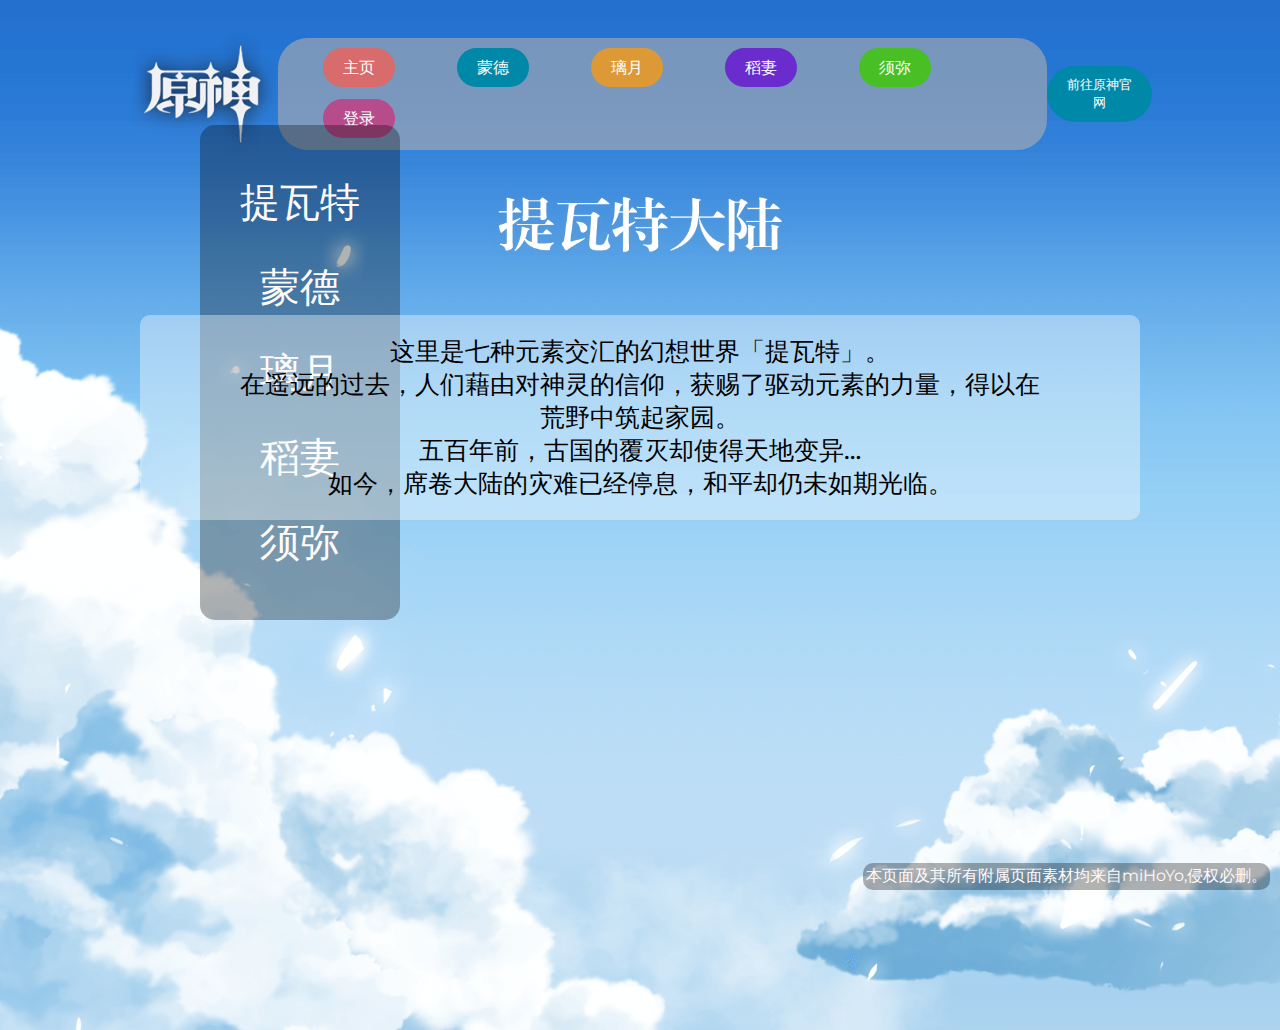
<file: index.html>
<!DOCTYPE html>
<html lang="en" xmlns="http://www.w3.org/1999/html">
<head>
    <meta charset="UTF-8">
    <title>欢迎来到原神!</title>
  <link href="index.css" type="text/css" rel="stylesheet">
    <style>
        body{
            /*background: url("./imgs/提瓦特大陆.png");*/
            /*background-repeat: no-repeat;*/
            /*background-position: center;*/
            font-family: 'Montserrat', sans-serif;
            box-sizing: border-box;
            margin: 0;
            padding: 0;
            list-style: none;
            /*animation: tolarge 0.5s ease;*/
            min-height: 90vh;
            background-size: 100%;
            overflow: hidden;
            align-items: center;
            }
    </style>
</head>
<body>
    <img class="backgroundimg a-img" src="./imgs/提瓦特大陆.png">
    <img class="backgroundimg" src="./imgs/蒙德城.jpg">
    <img class="backgroundimg" src="./imgs/璃月港.jpg">
    <img class="backgroundimg" src="./imgs/稻妻城.jpg">
    <img class="backgroundimg" src="./imgs/须弥城.jpg">
    <header>
        <img class="ico" alt="" src="./imgs/原神图标.png">
        <div class="zhuti">
             <div class="daohanglan">
                 <li><a href="index.html" class="zy">主页</a></li>
                 <li><a href="md.html" class="md">蒙德</a></li>
                 <li><a href="ly.html" class="ly">璃月</a></li>
                 <li><a href="dq.html" class="dq">稻妻</a></li>
                 <li><a href="xm.html" class="xm">须弥</a></li>
                 <li><a href="dl.html" class="denglu">登录</a></li>
            </div>
        </div>
        <a href="https://ys.mihoyo.com/" ><button>前往原神官网</button></a>
    </header>
    <div class="choosecity">
<!--        <li><button class="city" onclick="showReview()">提瓦特</button></li>-->
<!--        <li><button class="city" onclick="showReview()">蒙德</button></li>-->
        <li class="city" onclick="showReview(),changeimgtwt()">提瓦特</li>
        <li class="city" onclick="showReview(),changeimgmd()">蒙德</li>
        <li class="city" onclick="showReview(),changeimgly()">璃月</li>
        <li class="city" onclick="showReview(),changeimgdq()">稻妻</li>
        <li class="city" onclick="showReview(),changeimgxm()">须弥</li>
    </div>
    <div class="zypage">
        <div class="description active-des">
            <img src="./imgs/提瓦特大陆名字.png">
            <li class="ysdescription"><a>
                这里是七种元素交汇的幻想世界「提瓦特」。
                <br>
                在遥远的过去，人们藉由对神灵的信仰，获赐了驱动元素的力量，得以在荒野中筑起家园。
                <br>
                五百年前，古国的覆灭却使得天地变异…
                <br>
                如今，席卷大陆的灾难已经停息，和平却仍未如期光临。</a>
            </li>
        </div>
        <div class="description mdc">
            <img src="./imgs/蒙德.png">
            <li class="ysdescription">
                <a class="cityname">蒙德<br></a>
                <a>
                位于提瓦特大陆东北部的自由城邦。<br>
群山和广袤的平原间，自由之风携着蒲公英的气息吹拂过果酒湖，为坐落于湖心岛上的蒙德城送去风神巴巴托斯的祝福与恩泽。<br>
                如今，席卷大陆的灾难已经停息，和平却仍未如期光临。</a>
            </li>
        </div>
        <div class="description">
            <img src="./imgs/璃月.png">
            <li class="ysdescription">
                <a class="cityname">璃月<br></a>
                <a>
                位于提瓦特大陆东方的富饶港湾。<br>
傲然矗立的山麓与石林、广袤的平原与生机勃勃的河滩共同构成了璃月的丰富地貌，在四季分明的气候下焕发出多彩的风华。山石奇景间，又埋藏了多少<br>岩之魔神的古老馈赠等待着人们发掘呢？</a>
            </li>
        </div>
        <div class="description">
            <img src="./imgs/稻妻.png">
            <li class="ysdescription">
                <a class="cityname">稻妻<br></a>
                <a>
                位于提瓦特大陆远东的封闭群岛。<br>
越过无尽的雷暴，踏上红枫与绯樱眷顾的诸岛，在环绕的砂堤、高耸的断崖与幽秘的山林之中，见证御建鸣神主尊大御所大人所追寻的永恒。</a>
            </li>
        </div>
        <div class="description">
            <img src="./imgs/须弥.png">
            <li class="ysdescription">
                <a class="cityname">须弥<br></a>
                <a>
                位于提瓦特大陆中西部的学城之都。<br>
同时拥有葱郁雨林与荒芜沙土的奇异国度，无数智慧的果实在这里生长、埋葬。无论是穿越丛林踏上学城的台阶，还是深入沙漠挖掘赤土的遗迹，远道而来的旅者都可以在此获取宝贵的智识。</a>
            </li>
        </div>
    </div>
    <a class="footer">本页面及其所有附属页面素材均来自miHoYo,侵权必删。</a>
<script>
        // let cs=document.getElementsByClassName("c")
        let cities=document.getElementsByClassName("city")
        let dess=document.getElementsByClassName("description")
        let bgis=document.getElementsByClassName("backgroundimg")
    function showReview(){
        // for(lpic of lpics){
        //     lpic.classList.remove("active-pic")
        // }
        for(bgi of bgis){
            bgi.classList.remove("a-img")
        }
        for(des of dess){
            des.classList.remove("active-des")
        }
        let i=Array.from(cities).indexOf(event.target)
        // lpics[i].classList.add("active-pic")
        dess[i].classList.add("active-des")
        bgis[i].classList.add("a-img")
    }

    function changeimgtwt(){
            document.body.style.background = "url(./imgs/提瓦特大陆.png)";
            document.body.style.backgroundSize = "120%"
    }
    function changeimgmd(){
            document.body.style.background = "url(./imgs/蒙德城.jpg)";
    }
    function changeimgly(){
            document.body.style.background = "url(./imgs/璃月港.jpg)";
    }
    function changeimgdq(){
            document.body.style.background = "url(./imgs/稻妻城.jpg)";
    }
    function changeimgxm(){
            document.body.style.background = "url(./imgs/须弥城.jpg)";

    }
    </script>
</body>
</html>
</file>
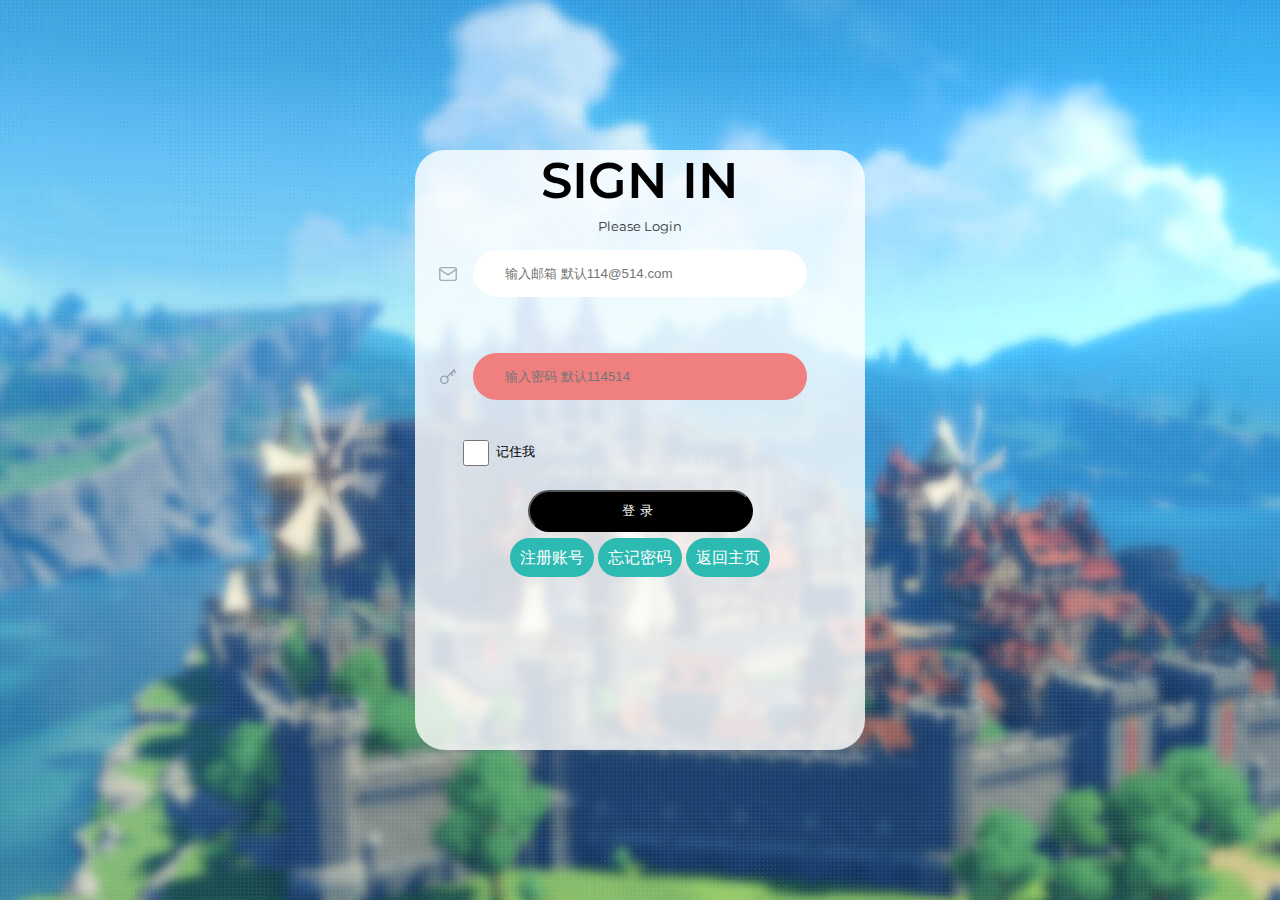
<file: dl.html>
<!DOCTYPE html>
<html lang="en">
<head>
    <meta charset="UTF-8">
    <title>login</title>
    <link href="dl.css" type="text/css" rel="stylesheet">
    <link href="index.css" type="text/css" rel="stylesheet">
<!--    <meta http-equiv="refresh" content="1">-->
</head>
<body>
    <div class="login-card-container">
        <div class="login-card b-img">
            <div class="login-card-header">
                <h1>Sign in</h1>
                <div>Please Login</div>
                <div>
                    <form class="login-card-form">
                        <div class="form-item">
                            <span class="ico">
                                <svg xmlns="http://www.w3.org/2000/svg" class="icon icon-tabler icon-tabler-mail" width="22" height="22" viewBox="0 0 24 24" stroke-width="1.5" stroke="#2c3e50" fill="none" stroke-linecap="round" stroke-linejoin="round">
  <path stroke="none" d="M0 0h24v24H0z" fill="none"/>
  <rect x="3" y="5" width="18" height="14" rx="2" />
  <polyline points="3 7 12 13 21 7" />
</svg>
                            </span>
                            <input type="text" id="username" placeholder="输入邮箱 默认114@514.com" required autofocus>
                        </div>
                        <div class="form-item">
                            <span class="ico">
                                <svg xmlns="http://www.w3.org/2000/svg" class="icon icon-tabler icon-tabler-key" width="22" height="22" viewBox="0 0 24 24" stroke-width="1.5" stroke="#2c3e50" fill="none" stroke-linecap="round" stroke-linejoin="round">
  <path stroke="none" d="M0 0h24v24H0z" fill="none"/>
  <circle cx="8" cy="15" r="4" />
  <line x1="10.85" y1="12.15" x2="19" y2="4" />
  <line x1="18" y1="5" x2="20" y2="7" />
  <line x1="15" y1="8" x2="17" y2="10" />
</svg>
                            </span>
                            <input type="password" id="passwd"  placeholder="输入密码 默认114514" required>
                        </div>
                        <div class="form-item-other">
                            <div class="cheakbox">
                            <input type="checkbox" id="rememberpassword">
                            <label for="rememberpassword">记住我 </label>
                        </div>
                        </div>
                    </form>
                    <input type="button" value="登录" onclick="login()">
                    <script type="text/javascript">
			let accountAll = [{ // 存储账户json数据的数组
					username: '114@514.com',
					passwd: '114514'
				}
			]
			function login() { //登陆判断
				let username = document.getElementById('username').value;
				let passwd = document.getElementById('passwd').value;
				let account = accountAll.filter(function(e) {
					return e.username == username
				})[0]; // 筛选账号返回数组，不存在则返回空数组
				if (!account) {
					alert('账户不存在');
				} else {
					if (account.username == username && account.passwd == passwd) {
						alert('登陆成功');
						window.location.href="zy.html"
					} else {
						alert('密码错误');
					}
				}
			}
			function doClear() { //获取页面所有的input框，是text和password框，内容=空串
				let inputs = document.getElementsByTagName("input");
				for (let i = 0; i < inputs.length; i++) {
					if (inputs[i].type == 'text' || inputs[i].type == 'password') {
						inputs[i].value = '';
					}
				}
			}
			//给清除按钮增加onclick事件
			let btnClear = document.getElementById('btnClear');
			btnClear.addEventListener('click', function() {
				doClear();
			});
		</script>
                    <div class="login-card-footer">
                        <a href="zhuce.html" target="_blank">注册账号</a>
                        <a href="wangji.html" target="_blank">忘记密码</a>
                        <a href="index.html">返回主页</a>
                    </div>
                </div>
            </div>
        </div>
    </div>
</body>
</html>
</file>
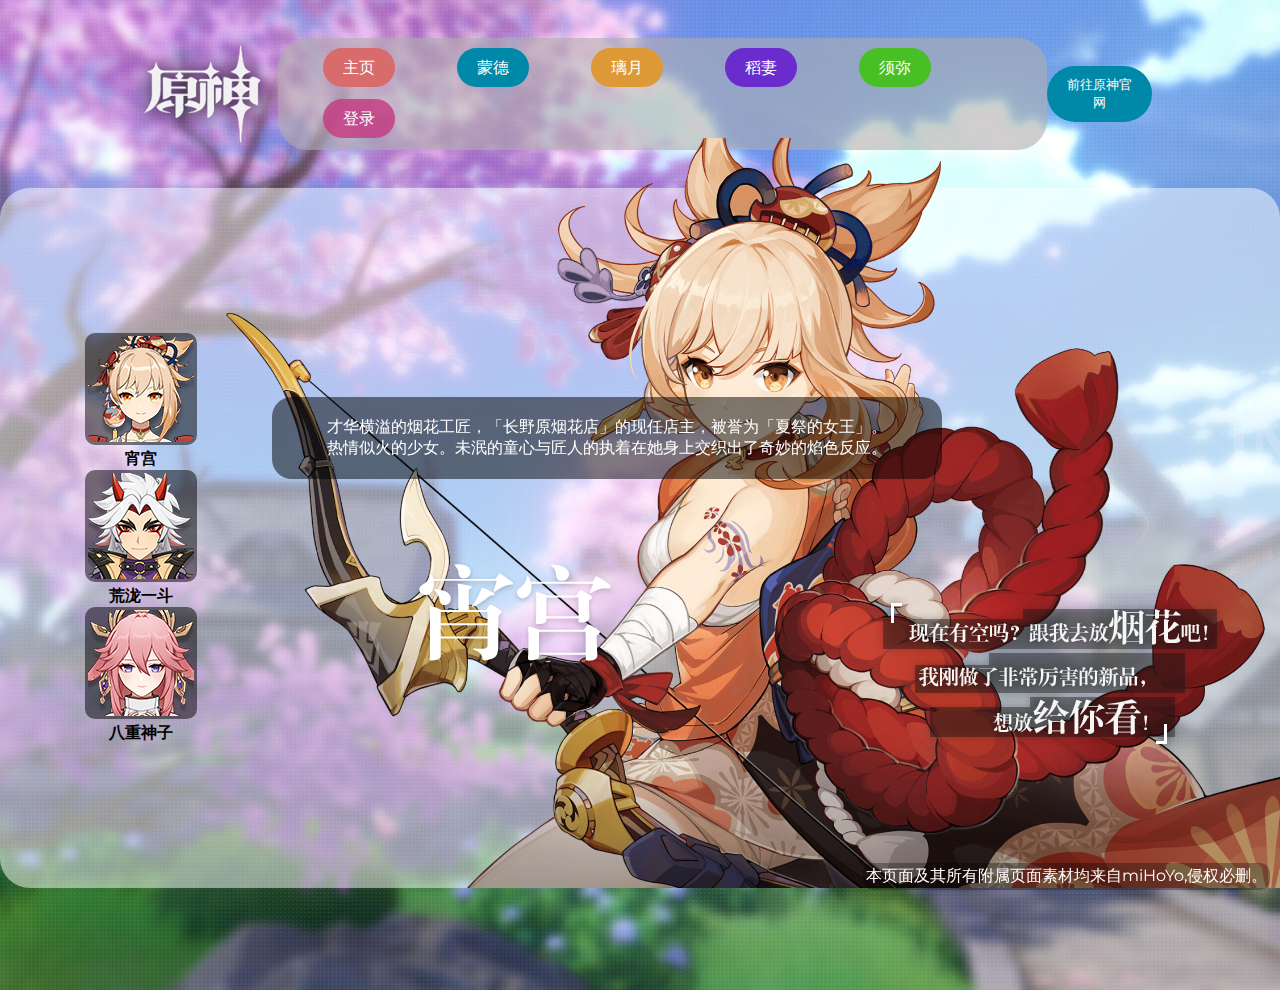
<file: dq.html>
<!DOCTYPE html>
<html lang="en" xmlns="http://www.w3.org/1999/html">
<head>
    <meta charset="UTF-8">
    <title>欢迎来到原神!</title>
    <link href="index.css" type="text/css" rel="stylesheet">
    <style>
        body {
            /*background-image: url("./imgs/稻妻城.jpg");*/
            /*background-color:white;*/
            /*background-repeat: no-repeat;*/
            /*background-position: center;*/
            background-size: 100%;
            font-family: 'Montserrat', sans-serif;
            min-height: 90vh;
            box-sizing: border-box;
            margin: 0;
            padding: 0;
            list-style: none;
        }
    </style>
</head>
<body>
<header>
    <img class="backgroundimg a-img" src="./imgs/稻妻城.jpg">
    <img class="ico" alt="" src="./imgs/原神图标.png">
    <div class="zhuti">
        <div class="daohanglan">
            <li><a href="index.html" class="zy">主页</a></li>
            <li><a href="md.html" class="md">蒙德</a></li>
            <li><a href="ly.html" class="ly">璃月</a></li>
            <li><a href="dq.html" class="dq">稻妻</a></li>
            <li><a href="xm.html" class="xm">须弥</a></li>
            <li><a href="dl.html" class="denglu">登录</a></li>
        </div>
    </div>
    <a href="https://ys.mihoyo.com/">
        <button>前往原神官网</button>
    </a>
</header>
<div class="index">
    <div class="renwu">
        <img class="c" onclick="showReview()" src="./imgs/宵宫大头照.png"><br><a>宵宫</a><br>
        <img class="c" onclick="showReview()" src="./imgs/hlyddtz.png"><br><a>荒泷一斗</a><br>
        <img class="c" onclick="showReview()" src="./imgs/bcszdtz.png"><br><a>八重神子</a><br>
    </div>
    <div class="lihui">
        <img class="l active-pic" src="./imgs/xglh.png">
        <img class="l" src="./imgs/hlydlh.png">
        <img class="l" src="./imgs/bcszlh.png">
    </div>
    <div class="name">
        <img class="n active-name" src="./imgs/mzxg.png">
        <img class="n" src="./imgs/mzhlyd.png">
        <img class="n" src="./imgs/mzbcsz.png">
    </div>
    <div class="cd">
        <div class="cdd active-cdd">
            <p>才华横溢的烟花工匠，「长野原烟花店」的现任店主，被誉为「夏祭的女王」。</p>
            <p>热情似火的少女。未泯的童心与匠人的执着在她身上交织出了奇妙的焰色反应。</p>
        </div>
        <div class="cdd">
            <p>鬼族后裔，性格豪爽热血的快意男儿。<br>
                如风一般迅猛，也如雷一般夺目。</p>
        </div>
        <div class="cdd">
            <p>掌管鸣神大社的大巫女、狐之血脉的延续者、「永恒」的眷属与友人，以及，轻小说出版社「八重堂」的恐怖总编…<br>
                有着多重身份的神秘宫司，凡人们或许永远无法了解她的真面目与真心。</p>
        </div>
    </div>
    <div class="cd-img">
        <img class="cdi active-cdi" src="./imgs/jsxg.png">
        <img class="cdi" src="./imgs/jshlyd.png">
        <img class="cdi" src="./imgs/jsbcsz.png">
    </div>
    <a class="footer">本页面及其所有附属页面素材均来自miHoYo,侵权必删。</a>
</div>
<script>
    let cs = document.getElementsByClassName("c")
    let lpics = document.getElementsByClassName("l")
    let cds = document.getElementsByClassName("cdd")
    let cdimgs = document.getElementsByClassName("cdi")
    let names = document.getElementsByClassName("n")

    function showReview() {
        for (lpic of lpics) {
            lpic.classList.remove("active-pic")
        }
        for (cd of cds) {
            cd.classList.remove("active-cdd")
        }
        for (cdi of cdimgs) {
            cdi.classList.remove("active-cdi")
        }
        for (n of names) {
            n.classList.remove("active-name")
        }
        let i = Array.from(cs).indexOf(event.target)
        lpics[i].classList.add("active-pic")
        cds[i].classList.add("active-cdd")
        cdimgs[i].classList.add("active-cdi")
        names[i].classList.add('active-name')
    }
</script>
</body>
</html>
</file>
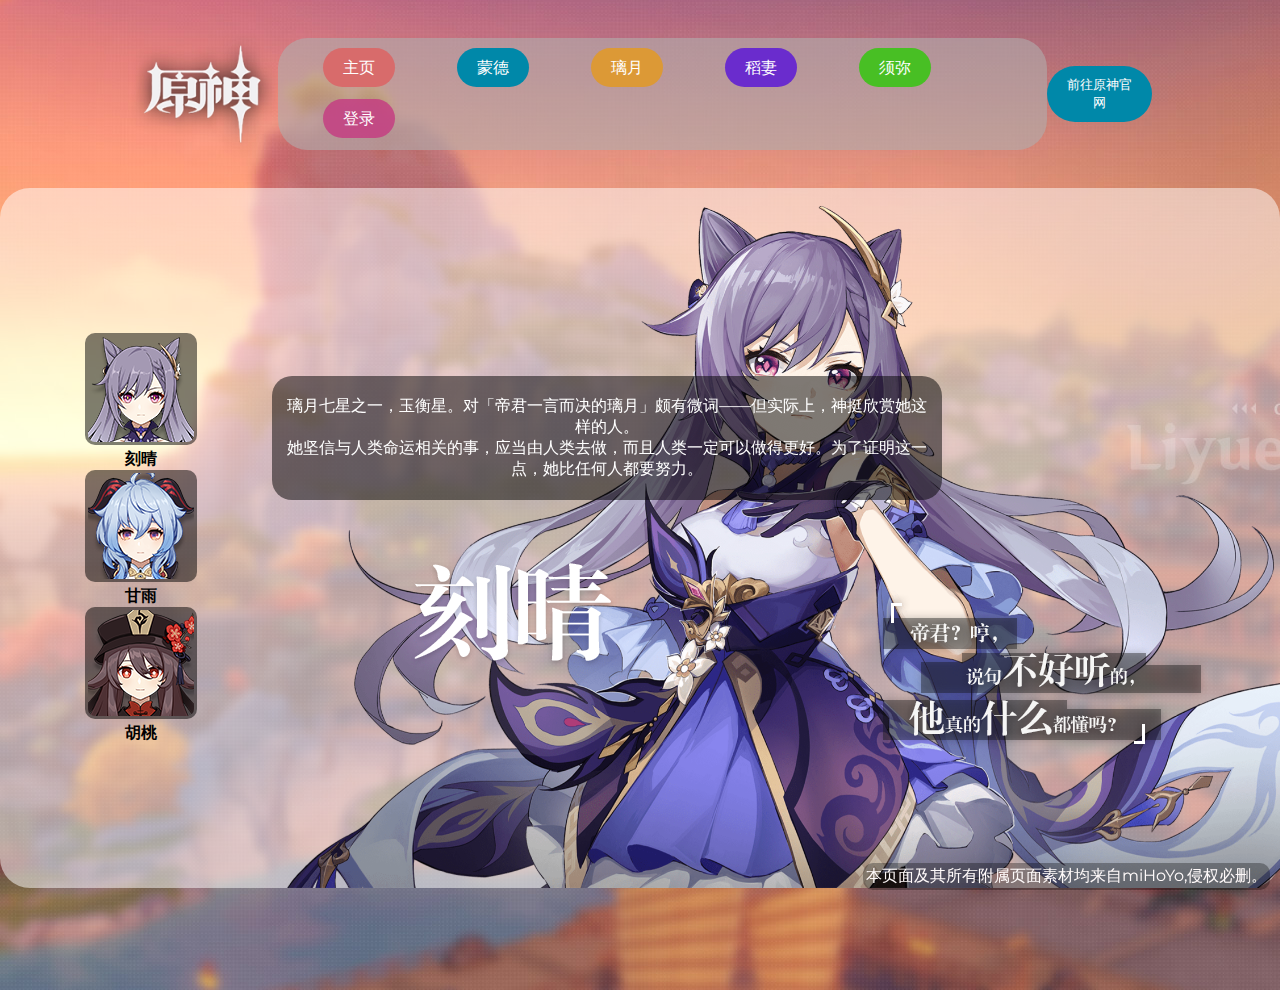
<file: ly.html>
<!DOCTYPE html>
<html lang="en" xmlns="http://www.w3.org/1999/html">
<head>
    <meta charset="UTF-8">
    <title>欢迎来到原神!</title>
    <link href="index.css" type="text/css" rel="stylesheet">
    <style>
        body {
            /*background-image: url("./imgs/璃月港.jpg");*/
            /*background-color:white;*/
            /*background-repeat: no-repeat;*/
            /*background-position: center;*/
            /*background-size: 100%;*/
            font-family: 'Montserrat', sans-serif;
            min-height: 90vh;
            box-sizing: border-box;
            margin: 0;
            padding: 0;
            list-style: none;
        }
    </style>
</head>
<body>
<header>
    <img class="backgroundimg a-img" src="./imgs/璃月港.jpg">
    <img class="ico" alt="" src="./imgs/原神图标.png">
    <div class="zhuti">
        <div class="daohanglan">
            <li><a href="index.html" class="zy">主页</a></li>
            <li><a href="md.html" class="md">蒙德</a></li>
            <li><a href="ly.html" class="ly">璃月</a></li>
            <li><a href="dq.html" class="dq">稻妻</a></li>
            <li><a href="xm.html" class="xm">须弥</a></li>
            <li><a href="dl.html" class="denglu">登录</a></li>
        </div>
    </div>
    <a href="https://ys.mihoyo.com/">
        <button>前往原神官网</button>
    </a>
</header>
<div class="index">
    <div class="renwu">
        <img class="c" onclick="showReview()" src="./imgs/刻晴大头照.png"><br><a>刻晴</a><br>
        <img class="c" onclick="showReview()" src="./imgs/甘雨大头照.png"><br><a>甘雨</a><br>
        <img class="c" onclick="showReview()" src="./imgs/胡桃大头照.png"><br><a>胡桃</a><br>
    </div>
    <div class="lihui">
        <img class="l active-pic" src="./imgs/刻晴立绘.png">
        <img class="l" src="./imgs/甘雨立绘.png">
        <img class="l" src="./imgs/胡桃立绘.png">
    </div>
    <div class="name">
        <img class="n active-name" src="./imgs/刻晴名字.png">
        <img class="n" src="./imgs/甘雨名字.png">
        <img class="n" src="./imgs/胡桃名字.png">
    </div>
    <div class="cd">
        <div class="cdd active-cdd">
            <p>璃月七星之一，玉衡星。对「帝君一言而决的璃月」颇有微词——但实际上，神挺欣赏她这样的人。</p>
            <p>她坚信与人类命运相关的事，应当由人类去做，而且人类一定可以做得更好。为了证明这一点，她比任何人都要努力。</p>

        </div>
        <div class="cdd">
            <p>璃月七星的秘书，体内流淌着人类与仙兽的血脉。</p>
            <p>天性优雅娴静，但仙兽「麒麟」温柔的性情与坚定毅重的工作态度毫无冲突。</p>
            <p>毕竟，甘雨坚信自己所做的一切工作都是为了践行与帝君的契约，谋求璃月众生的最大福祉。</p>
        </div>
        <div class="cdd">
            <p>胡桃——「往生堂」第七十七代堂主，掌控着璃月葬仪事务的重要人物。</p>
            <p>尽心尽力地为人们完成送别之仪，维护着世间阴阳平衡之道。</p>
            <p>除此以外还是个神奇打油诗人，诸多「杰作」被璃月人口口相传。</p>
        </div>
    </div>
    <div class="cd-img">
        <img class="cdi active-cdi" src="./imgs/刻晴介绍.png">
        <img class="cdi" src="./imgs/甘雨介绍.png">
        <img class="cdi" src="./imgs/胡桃介绍.png">
    </div>
    <a class="footer">本页面及其所有附属页面素材均来自miHoYo,侵权必删。</a>
</div>
<script>
    let cs = document.getElementsByClassName("c")
    let lpics = document.getElementsByClassName("l")
    let cds = document.getElementsByClassName("cdd")
    let cdimgs = document.getElementsByClassName("cdi")
    let names = document.getElementsByClassName("n")

    function showReview() {
        for (lpic of lpics) {
            lpic.classList.remove("active-pic")
        }
        for (cd of cds) {
            cd.classList.remove("active-cdd")
        }
        for (cdi of cdimgs) {
            cdi.classList.remove("active-cdi")
        }
        for (n of names) {
            n.classList.remove("active-name")
        }
        let i = Array.from(cs).indexOf(event.target)
        lpics[i].classList.add("active-pic")
        cds[i].classList.add("active-cdd")
        cdimgs[i].classList.add("active-cdi")
        names[i].classList.add('active-name')
    }
</script>
</body>
</html>
</file>
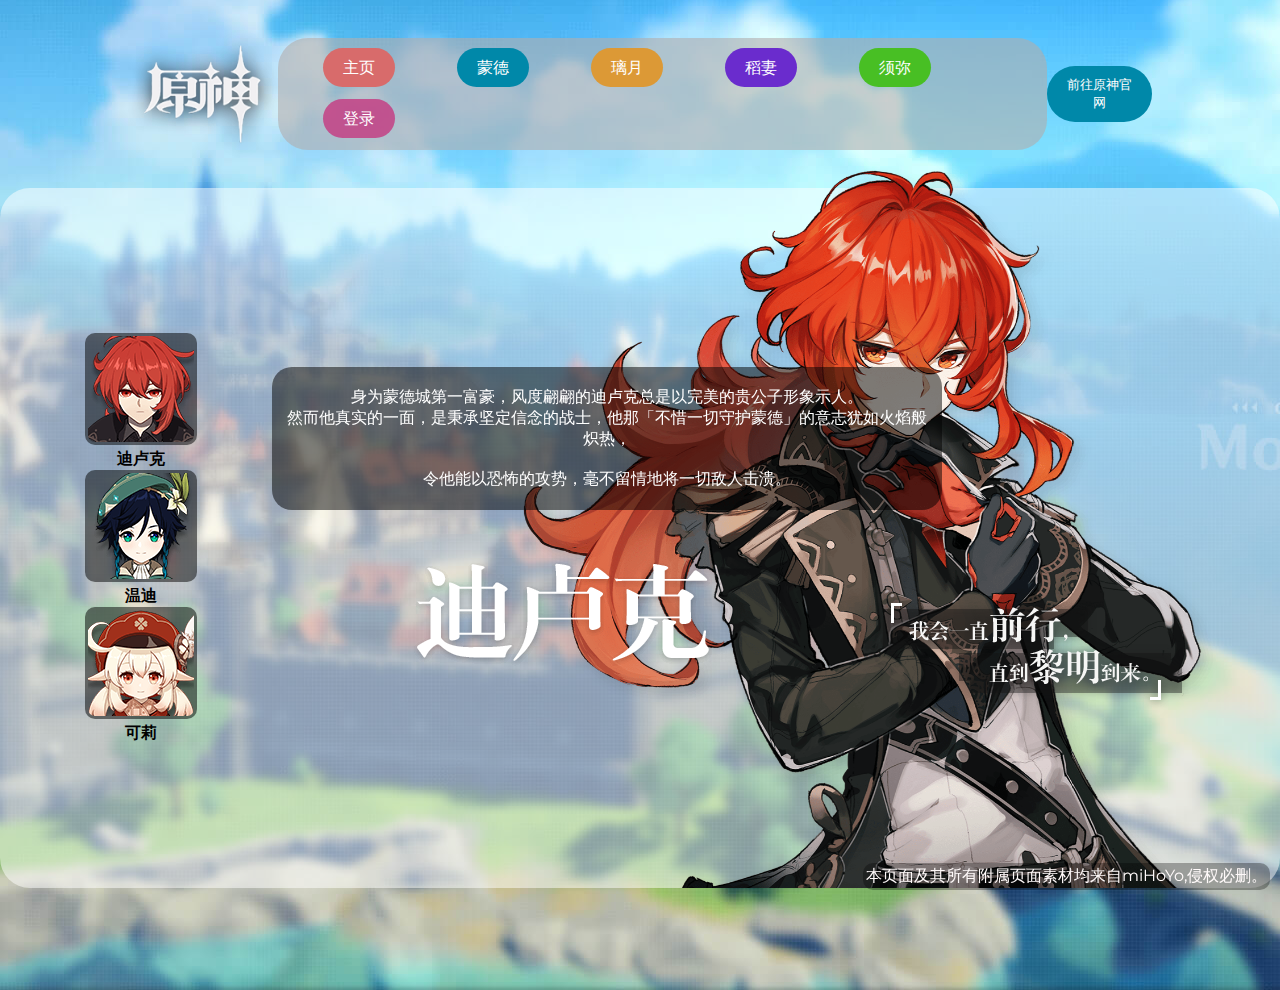
<file: md.html>
<!DOCTYPE html>
<html lang="en" xmlns="http://www.w3.org/1999/html">
<head>
    <meta charset="UTF-8">
    <title>欢迎来到原神!</title>
  <link href="index.css" type="text/css" rel="stylesheet">
    <style>
        body{
            /*background-image: url("./imgs/蒙德城.jpg");*/
            /*background-color:white;*/
            /*background-repeat: no-repeat;*/
            /*background-position: center;*/
            /*background-size: 100%;*/
            font-family: 'Montserrat', sans-serif;
            min-height: 90vh;
            box-sizing: border-box;
            margin: 0;
            padding: 0;
            list-style: none;
            }
    </style>
</head>
<body>
    <header>
        <img class="backgroundimg a-img" src="./imgs/蒙德城.jpg">
        <img class="ico" alt="" src="./imgs/原神图标.png">
        <div class="zhuti">
             <div class="daohanglan">
                 <li><a href="index.html" class="zy">主页</a></li>
                 <li><a href="md.html" class="md">蒙德</a></li>
                 <li><a href="ly.html" class="ly">璃月</a></li>
                 <li><a href="dq.html" class="dq">稻妻</a></li>
                 <li><a href="xm.html" class="xm">须弥</a></li>
                 <li><a href="dl.html" class="denglu">登录</a></li>
            </div>
        </div>
        <a href="https://ys.mihoyo.com/" ><button>前往原神官网</button></a>
    </header>
    <div class="index">
        <div class="renwu">
            <img class="c" onclick="showReview()" src="./imgs/迪卢克大头照.png"><br><a>迪卢克</a><br>
            <img class="c" onclick="showReview()" src="./imgs/温迪大头照.png"><br><a>温迪</a><br>
            <img class="c" onclick="showReview()" src="./imgs/可莉大头照.png"><br><a>可莉</a><br>
        </div>
        <div class="lihui">
            <img class="l active-pic" src="./imgs/迪卢克立绘.png">
            <img class="l" src="./imgs/温迪立绘.png">
            <img class="l" src="./imgs/可莉立绘.png">
        </div>
        <div class="name">
            <img class="n active-name" src="./imgs/迪卢克名字.png">
            <img class="n" src="./imgs/温迪名字.png">
            <img class="n" src="./imgs/可莉名字.png">
        </div>
        <div class="cd">
            <div class="cdd active-cdd" >
                <p>身为蒙德城第一富豪，风度翩翩的迪卢克总是以完美的贵公子形象示人。</p>
                <p>然而他真实的一面，是秉承坚定信念的战士，他那「不惜一切守护蒙德」的意志犹如火焰般炽热，
                    <br></br>令他能以恐怖的攻势，毫不留情地将一切敌人击溃。</p>

            </div>
            <div class="cdd" >
                <p>来路不明的吟游诗人，有时唱一些老掉牙的旧诗，有时又会唱出谁也没听过的新歌。</p>
                <p>喜欢苹果和热闹的气氛，讨厌奶酪和一切黏糊糊的物质。</p>
                <p>在引导「风」的元素力时，元素的塑形往往外显为羽毛，因为他很中意看上去轻飘飘的东西。</p>
            </div>
            <div class="cdd" >
                <p>西风骑士团，火花骑士！永远伴随闪光与爆炸出现！                            </p>
                <p>——然后在琴团长严厉的目光注视下默默消失。                                  </p>
                <p>虽然新炸药的配方，很多都是在被关禁闭的时候想出来的……                          </p>
                <p>
但如果不被关禁闭的话，就更好了。</p>
            </div>
        </div>
        <div class="cd-img">
            <img class="cdi active-cdi"src="./imgs/迪卢克介绍.png">
            <img class="cdi"src="./imgs/温迪介绍.png">
            <img class="cdi"src="./imgs/可莉介绍.png">
        </div>
    </div>
    <a class="footer">本页面及其所有附属页面素材均来自miHoYo,侵权必删。</a>
    <script>
        let cs=document.getElementsByClassName("c")
        let lpics=document.getElementsByClassName("l")
        let cds=document.getElementsByClassName("cdd")
        let cdimgs=document.getElementsByClassName("cdi")
        let names=document.getElementsByClassName("n")
    function showReview(){
        for(lpic of lpics){
            lpic.classList.remove("active-pic")
        }
        for(cd of cds)
        {
            cd.classList.remove("active-cdd")
        }
        for(cdi of cdimgs)
        {
            cdi.classList.remove("active-cdi")
        }
        for(n of names)
        {
            n.classList.remove("active-name")
        }
        let i=Array.from(cs).indexOf(event.target)
        lpics[i].classList.add("active-pic")
        cds[i].classList.add("active-cdd")
        cdimgs[i].classList.add("active-cdi")
        names[i].classList.add('active-name')
    }
    </script>
</body>
</html>
</file>
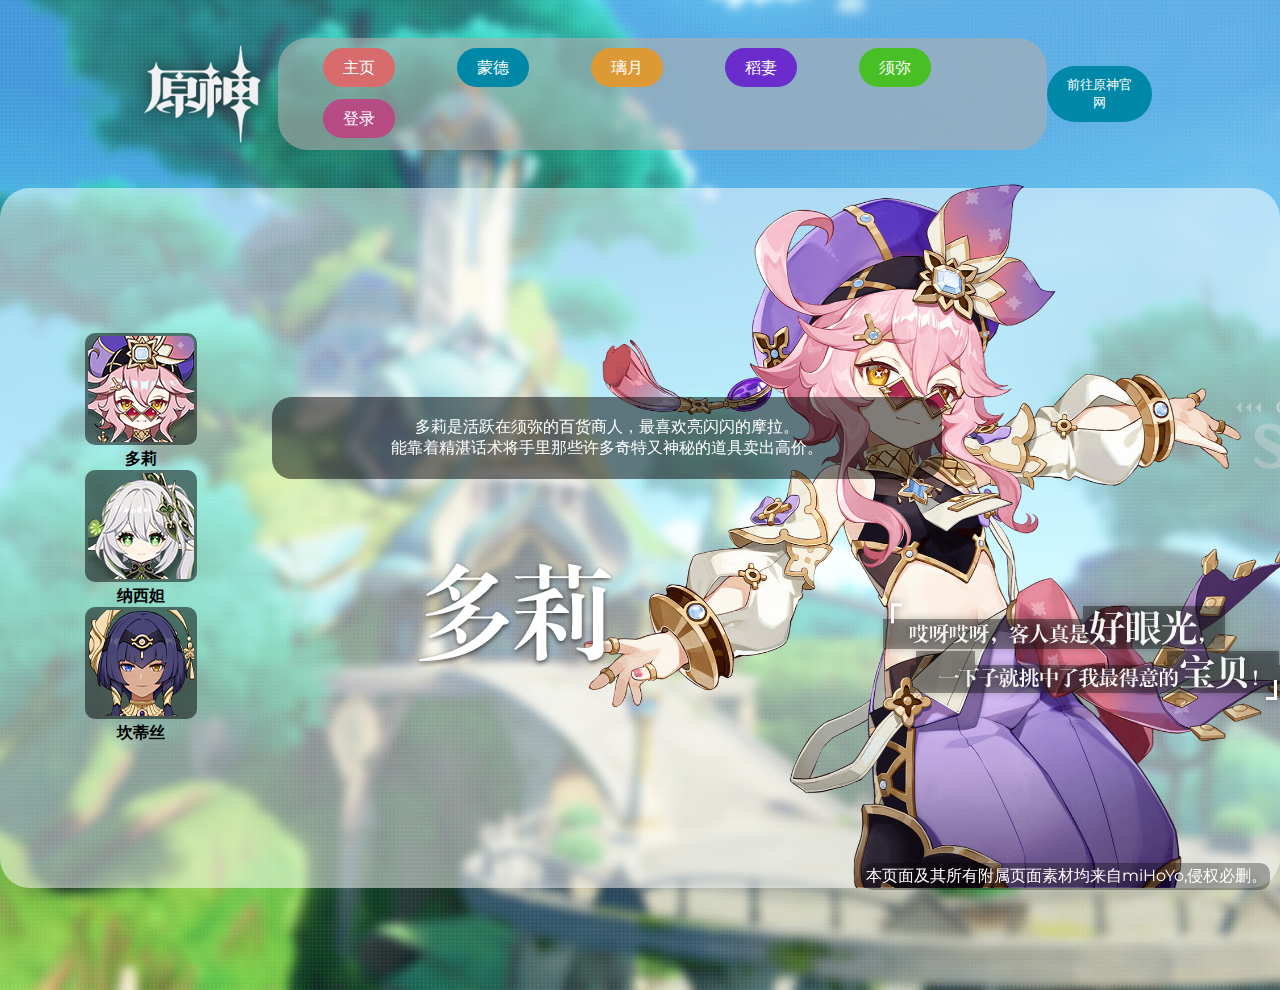
<file: xm.html>
<!DOCTYPE html>
<html lang="en" xmlns="http://www.w3.org/1999/html">
<head>
    <meta charset="UTF-8">
    <title>欢迎来到原神!</title>
    <link href="index.css" type="text/css" rel="stylesheet">
    <style>
        body {
            /*background-image: url("./imgs/须弥城.jpg");*/
            /*background-color:white;*/
            /*background-repeat: no-repeat;*/
            /*background-position: center;*/
            /*background-size: 100%;*/
            font-family: 'Montserrat', sans-serif;
            min-height: 90vh;
            box-sizing: border-box;
            margin: 0;
            padding: 0;
            list-style: none;
        }
    </style>
</head>
<body>
<header>
    <img class="backgroundimg a-img" src="./imgs/须弥城.jpg">
    <img class="ico" alt="" src="./imgs/原神图标.png">
    <div class="zhuti">
        <div class="daohanglan">
            <li><a href="index.html" class="zy">主页</a></li>
            <li><a href="md.html" class="md">蒙德</a></li>
            <li><a href="ly.html" class="ly">璃月</a></li>
            <li><a href="dq.html" class="dq">稻妻</a></li>
            <li><a href="xm.html" class="xm">须弥</a></li>
            <li><a href="dl.html" class="denglu">登录</a></li>
        </div>
    </div>
    <a href="https://ys.mihoyo.com/">
        <button>前往原神官网</button>
    </a>
</header>
<div class="index">
    <div class="renwu">
        <img class="c" onclick="showReview()" src="./imgs/多莉大头照.png"><br><a>多莉</a><br>
        <img class="c" onclick="showReview()" src="./imgs/纳西妲大头照.png"><br><a>纳西妲</a><br>
        <img class="c" onclick="showReview()" src="./imgs/坎蒂丝大头照.png"><br><a>坎蒂丝</a><br>
    </div>
    <div class="lihui">
        <img class="l active-pic" src="./imgs/多莉立绘.png">
        <img class="l" src="./imgs/纳西妲立绘.png">
        <img class="l" src="./imgs/坎蒂丝立绘.png">
    </div>
    <div class="name">
        <img class="n active-name" src="./imgs/多莉名字.png">
        <img class="n" src="./imgs/纳西妲名字.png">
        <img class="n" src="./imgs/坎蒂丝名字.png">
    </div>
    <div class="cd">
        <div class="cdd active-cdd">
            <p>多莉是活跃在须弥的百货商人，最喜欢亮闪闪的摩拉。<br>
                能靠着精湛话术将手里那些许多奇特又神秘的道具卖出高价。</p>
        </div>
        <div class="cdd">
            <p>「小吉祥草王」深居于净善宫内，向来不受重视，也很少被人提及。<br>
                她身负重任，哪怕目睹漆黑，经历孤独，也不曾停下脚步。</p>
        </div>
        <div class="cdd">
            <p>阿如村的守护者，为人温柔和善。在她的守护下，几乎没人能够危害阿如村。</p>
        </div>
    </div>
    <div class="cd-img">
        <img class="cdi active-cdi" src="./imgs/多莉介绍.png">
        <img class="cdi" src="./imgs/纳西妲介绍.png">
        <img class="cdi" src="./imgs/坎蒂丝介绍.png">
    </div>
    <a class="footer">本页面及其所有附属页面素材均来自miHoYo,侵权必删。</a>
</div>
<script>
    let cs = document.getElementsByClassName("c")
    let lpics = document.getElementsByClassName("l")
    let cds = document.getElementsByClassName("cdd")
    let cdimgs = document.getElementsByClassName("cdi")
    let names = document.getElementsByClassName("n")

    function showReview() {
        for (lpic of lpics) {
            lpic.classList.remove("active-pic")
        }
        for (cd of cds) {
            cd.classList.remove("active-cdd")
        }
        for (cdi of cdimgs) {
            cdi.classList.remove("active-cdi")
        }
        for (n of names) {
            n.classList.remove("active-name")
        }
        let i = Array.from(cs).indexOf(event.target)
        lpics[i].classList.add("active-pic")
        cds[i].classList.add("active-cdd")
        cdimgs[i].classList.add("active-cdi")
        names[i].classList.add('active-name')
    }
</script>
</body>
</html>
</file>
<file: index.css>
@import url('https://fonts.font.im/css?family=Montserrat');

* {
    margin: 0;
    padding: 0;
}
body{
    background-color: black;
    overflow: hidden;
}
body .backgroundimg {
    display: none;
}

body .backgroundimg.a-img {
    position: absolute;
    left: 50%;
    top: 50%;
    transform: translate(-50%, -50%);
    min-width: 100%;
    animation: tolarge 2s ease;
    margin: 0;
    padding: 0;
    z-index: -1;
    display: block;
}

body header .zhuti .daohanglan li a, body header a, body header a button {
    color: white;
    text-decoration: none; /*下划线*/
}

body header a:hover {
    color: aquamarine;
}

header {
    display: flex;
    justify-content: space-between;
    align-items: center;
    padding: 30px 10%;
}

body header .ico {
    width: 150px;
    height: 128px;
    cursor: pointer;
}

body header .zhuti .daohanglan {
    list-style: none;
}

body header .zhuti .daohanglan li {
    display: inline-block;
    padding: 15px 15px;
    /*line-height: 300px;*/
    width: 100px;
}

body header .zhuti .daohanglan li:hover {
    transform: scale(1.1);
}

body header .zhuti .daohanglan li a {
    /*过渡*/
    transition: all 0.3s ease 0s;
    padding: 10px 20px;
    border: none;
    border-radius: 30px;
    cursor: pointer;
}

body header .zhuti .daohanglan li .zy {
    background-color: rgb(216, 107, 107);
}

body header .zhuti .daohanglan li .md {
    background-color: rgba(0, 136, 169, 1);
}

body header .zhuti .daohanglan li .ly {
    background-color: rgb(220, 153, 54);
}

body header .zhuti .daohanglan li .dq {
    background-color: rgb(106, 44, 205);
}

body header .zhuti .daohanglan li .xm {
    background-color: rgb(72, 191, 36);
}

body header .denglu {
    background-color: rgba(196, 58, 129, 0.82);
}

body header .zhuti .daohanglan li a:hover {
    /*排序*/
    color: aquamarine;
    background-color: rgba(0, 136, 169, 0.5);

}

body header a button {
    padding: 10px 20px;
    background-color: rgba(0, 136, 169, 1);
    border: none;
    border-radius: 30px;
    cursor: pointer;
    transition: all 0.3s ease 0s;

}

body header a button:hover {
    background-color: rgba(0, 136, 169, 0.5);
    transform: scale(1.2);
}

body header .zhuti .daohanglan {
    padding: 5px 30px;
    background-color: rgba(177, 173, 173, 0.6);
    border-radius: 30px;

}

body .index {
    display: flex;
    justify-content: left;
    /*padding: 1px 1px;*/
    background-color: rgba(255, 255, 255, 0.5);
    border-radius: 30px;
    box-sizing: content-box;
    /*width: 1000px;*/
    position: center;
    height: 700px;
    align-items: center;
}

body .index .renwu {
    justify-content: space-between;
    padding: 10px 5px;
    position: relative;
    left: 80px;
    text-align: center;
    cursor: pointer;
    list-style: none;
    font-weight: 700;

}

.c {
    padding: 3px;
    background-color: rgba(0, 0, 0, 0.5);
    border-radius: 10px;
}

.lihui img {
    height: 750px;
    width: auto;
    position: relative;
    right: -500px;
    transition: 0.3s;
}

.l {
    display: none;
}

.l.active-pic {
    position: fixed;
    top: 138px;
    display: inline;
    right: -150px;
    animation: moveright 1s ease;

}

@keyframes moveright {
    0% {
        right: -200px;
        opacity: 10%;
    }
    100% {
        right: -150px;
        opacity: 100%;
    }
}

@keyframes moveup {
    0% {
        top: 150px;
        opacity: 10%;
    }
    100% {
        top: 50px;
        opacity: 100%;
    }
}

@keyframes opac {
    0% {

        opacity: 10%;
    }
    100% {

        opacity: 100%;
    }
}

@keyframes tolarge {
    0% {
        /*opacity: 0;*/
        min-width: 130%;
    }
    100% {
        /*opacity: 100%;*/
        min-width: 100%;
    }
}

.cd .cdd {
    display: none;
}

.cdd.active-cdd {

    background-color: rgba(0, 0, 0, 0.5);
    position: relative;
    align-self: center;
    left: 150px;
    width: 650px;
    padding: 20px 10px;
    top: -100px;
    color: white;
    text-align: center;
    /*position: fixed;*/
    border-radius: 20px;
    display: block;
    animation: moveright 0.5s linear forwards;
}

.cdi {
    display: none;
}

.cdi.active-cdi {
    display: block;
    animation: moveright 0.8s linear forwards;
    position: relative;
    top: 150px;
    left: 80px;
}

.n {
    display: none;
}

.n.active-name {
    display: inline;
    position: absolute;
    left: 400px;
    animation: moveright 0.8s linear forwards;
}

.zypage {
    text-align: center;
    align-items: center;
    /*box-sizing: border-box;*/
}

.zypage .description img {
    animation: opac 3s ease;
}

.description {
    display: none;
}

.description img {
    width: 300px;
}

.description.active-des {
    align-items: center;
    display: inline-block;
}

.description.active-des .cityname {
    font-size: 50px;
}

.zypage .description li {
    background-color: rgba(255, 255, 255, 0.38);
    padding: 20px 100px;
    border-radius: 10px;
    font-size: 25px;
    font-weight: 500;
    position: relative;
    animation: moveup 1s ease;
    width: 800px;
    top: 50px
}

.choosecity {
    position: absolute;
    left: 200px;
    bottom: 280px;
    color: snow;
    font-size: 40px;
    text-align: center;
    background-color: rgba(0, 0, 0, 0.3);
    padding: 30px 20px;
    border-radius: 15px;
}

.choosecity li {
    cursor: pointer;
    padding: 10px 10px;
    margin: 10px;
    border-radius: 30px;
}
.city:hover{
    transform: scale(1.1);
    /*animation: ease;*/
}
.footer{
    position: absolute;
    right: 10px;
    bottom: 10px;
    background-color: rgba(0,0,0,0.3);
    border-radius: 10px;
    padding: 3px;
    color: snow;
}
</file>
<file: dl.css>
@import url('https://fonts.font.im/css?family=Montserrat');
body {
    font-family: 'Montserrat', sans-serif;
    min-height: 100vh;
    /*background: linear-gradient(to top,red,blue);*/
    background-image: url("./imgs/蒙德城.jpg");
    display: flex;
    align-items: center;
    justify-content: center;

}
.login-card{
    width: 450px;
    height: 600px;
    background: rgba(255,255,255,.8);
    border-radius: 30px;/*圆角*/
    position: relative;
}
.login-card.b-img {
    position: absolute;
    left: 50%;
    top: 50%;
    transform: translate(-50%, -50%);
    min-width: 20%;
    min-height: 30%;
    animation: tolarge2 1.5s ease;
    /*margin: 0;*/
    /*padding: 0;*/
    /*z-index: -1;*/
    display: block;
}
@keyframes tolarge2 {
    0% {
        opacity: 30%;
        min-width: 40%;
        min-height: 130%;
    }
    100% {
        opacity: 100%;
        min-height: 30%;
        min-width: 20%;
    }
}
.login-card-header,
.login-card-footer{
    text-align: center;
}
.login-card-footer a{
    padding: 10px 10px;
    background-color: #2dbab2;
    border-radius: 30px;
}
.login-card-footer a:hover{
    background-color: pink;
    /*background-color: rgba(2,24,200,.70);*/
    cursor: pointer;/*鼠标指针*/
    /*transform: scale(1.5);*/
}
.login-card a{
    text-decoration: none;
    color: white;
}
.login-card a:hover{
    text-decoration: underline;
}
.login-card-header{
    margin-bottom: 2rem;
}
.login-card-header h1{
    font-size: 50px;
    font-weight: 600;
    margin-bottom: .5rem;
    text-transform: uppercase;/*大写*/
}
.login-card-header h1+div{
    font-size: calc(1rem * .8);
    opacity: .8;
}
.login-card-form{
    display: flex;
    flex-direction: column;
    gap: 1.5rem;
}
.login-card-form .form-item{
    position: relative;
}
.login-card-form .form-item .ico{
    position: absolute;
    top: 1.8rem;
    left:1.4rem;
    font-size: 1.3rem;
    opacity: .4;
}
.login-card-form .cheakbox
{
    display: flex;
    align-items: center;
    gap:7px;
}
.login-card-form .form-item-other
{
    display: flex;
    align-items: center;
    justify-content: space-between;
    font-size: calc(1rem * .8);
    margin-bottom: .5rem;
}
.login-card input[type="text"], .login-card input[type="password"]{
    border: none;
    outline: none;
    background: lightcoral;
    padding: 1rem 2rem;
    margin: 1rem;
    border-radius: 100px;/*圆角*/
    width: 60%;
}
.login-card input:focus{
    background: white;
}
.login-card input[type="checkbox"]{
    margin-left: 3rem;
    width: 1.6rem;
    height: 1.6rem;
    /*accent-color:blue;*/
}
.login-card input[type='button']{
    padding: 10px 10px;
    background: black;
    color: white;
    border-radius: 100px;/*圆角*/
    /*padding: 1rem;*/
    width: 50%;
    margin: 1rem;
    letter-spacing: 5px;/*字间距*/
}
.login-card input[type='button']:hover{

    background-color: rgba(130, 234, 230, 0.7);
    cursor: pointer;/*鼠标指针*/
    transform: scale(1.1);
}
</file>
